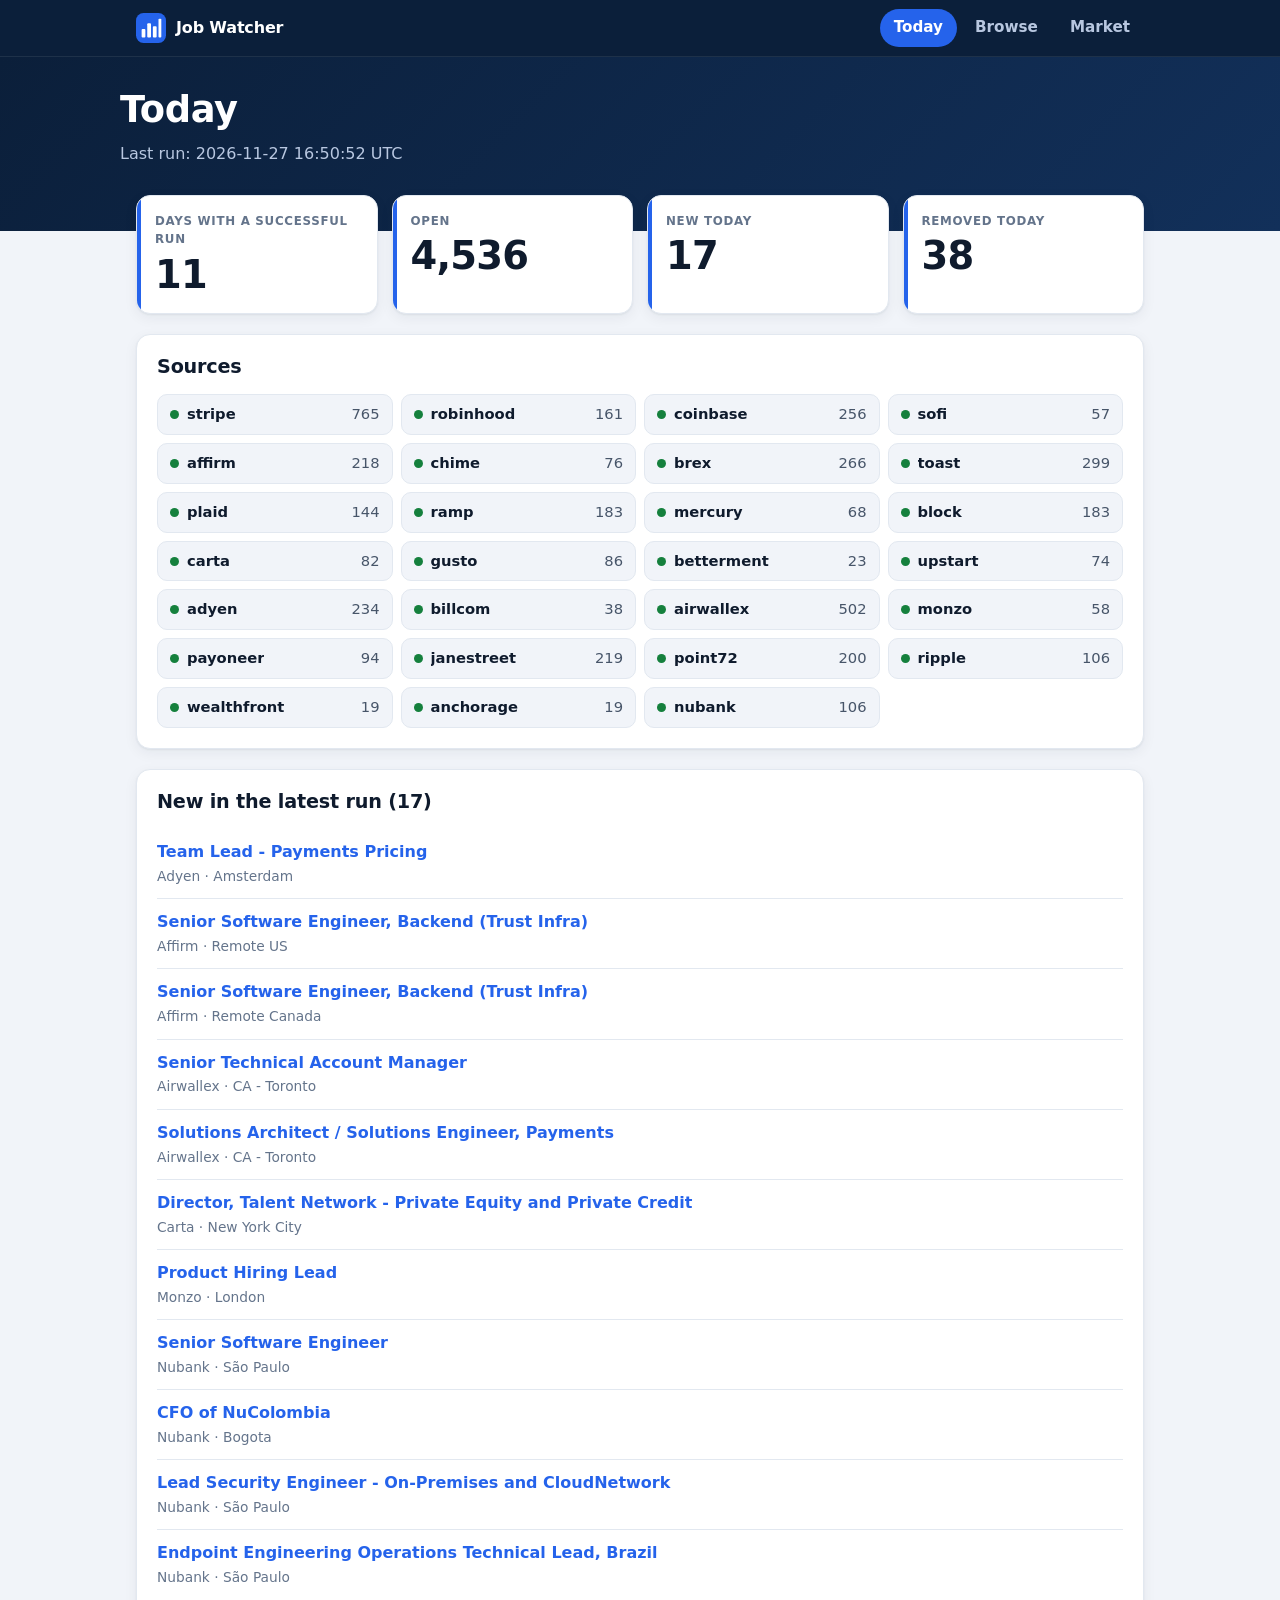
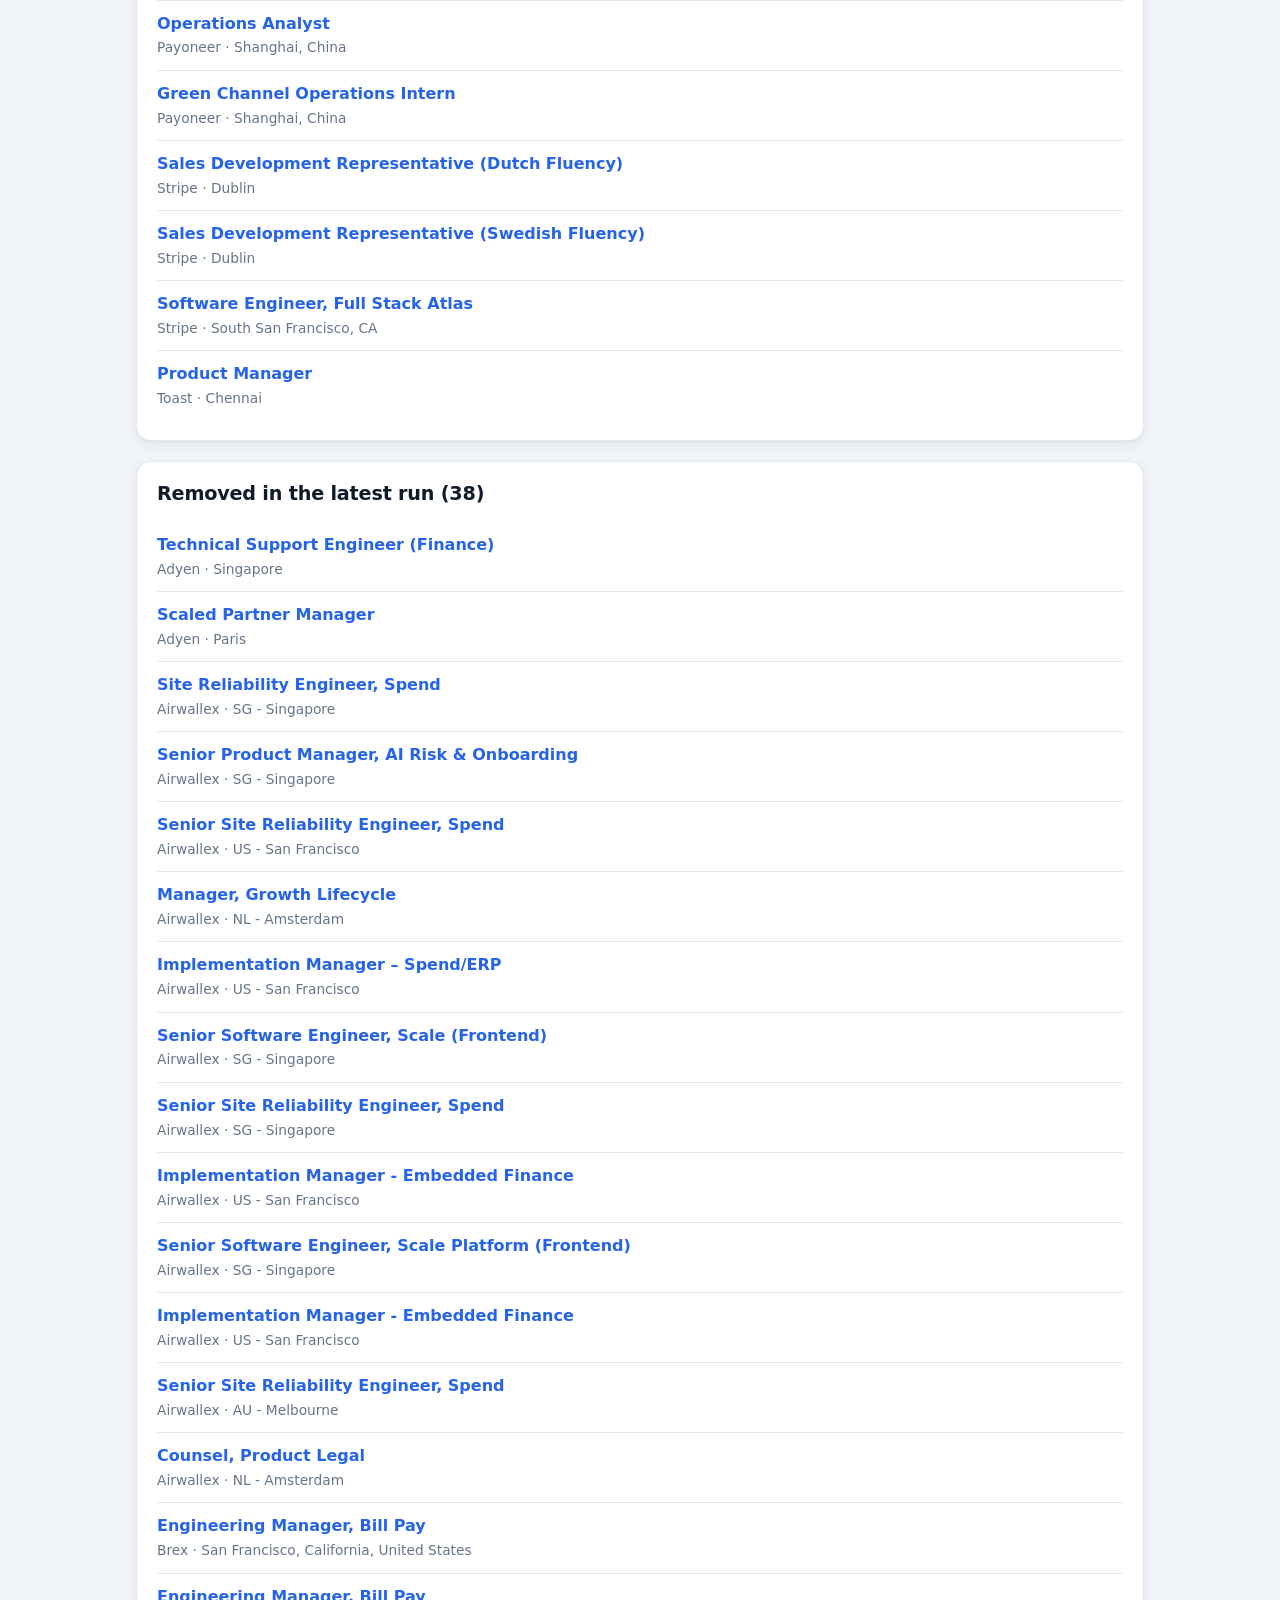
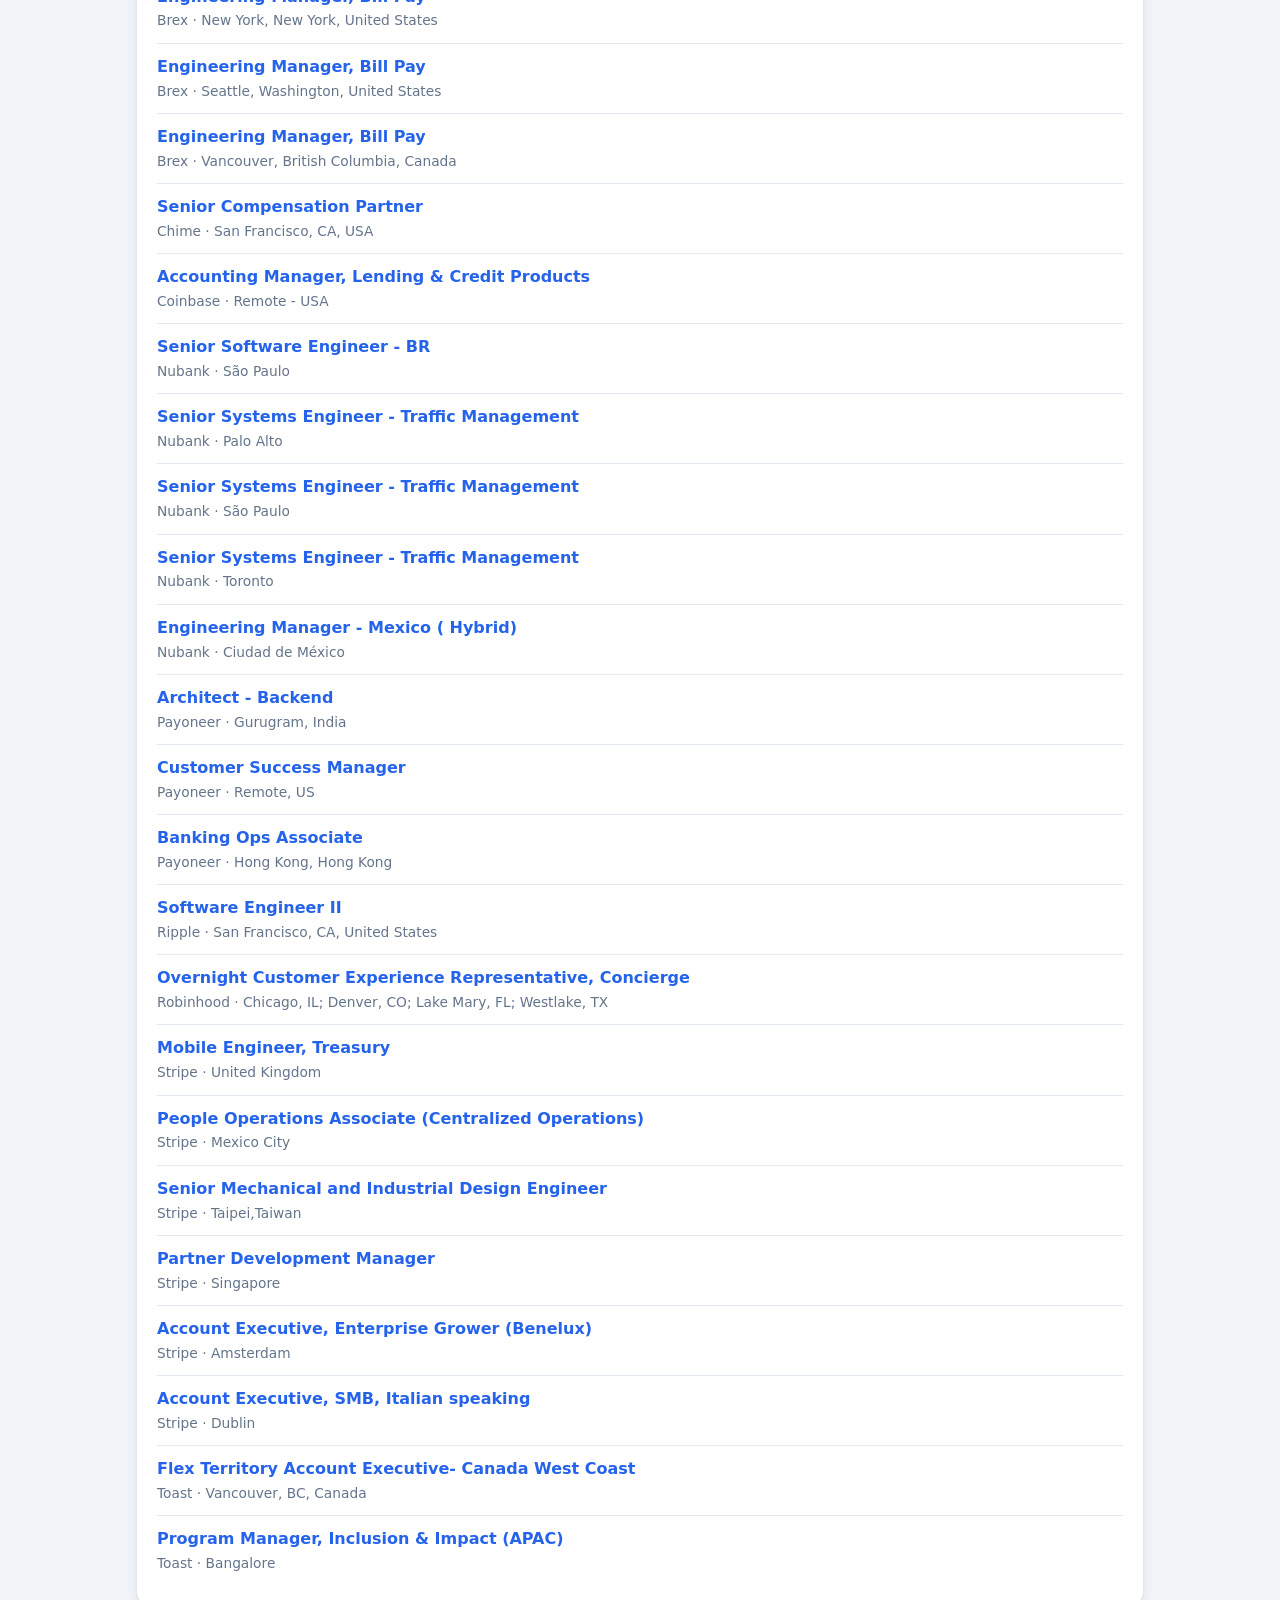
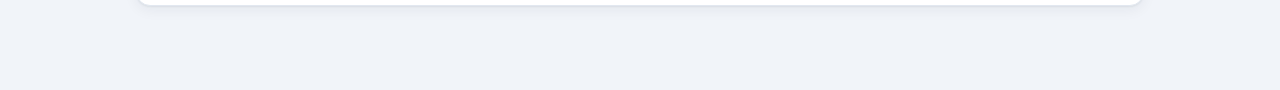
<file: index.html>
<!doctype html>
<html lang="en">
<head>
<meta charset="utf-8">
<meta name="viewport" content="width=device-width, initial-scale=1">
<title>Job Watcher - Today</title>
<meta name="theme-color" content="#0b1f3a">
<link rel="manifest" href="manifest.webmanifest">
<link rel="icon" href="icons/icon-192.png">
<link rel="apple-touch-icon" href="icons/apple-touch-icon.png">
<link rel="stylesheet" href="assets/site.css">
</head>
<body>
<section class="hero"><div>
  <h1>Today</h1>
  <p class="sub" id="lastrun">Loading...</p>
</div></section>
<main>
  <div id="banner"></div>
  <div class="cards" id="cards"></div>
  <section class="panel"><h2>Sources</h2><ul class="sources" id="sources"></ul></section>
  <section class="panel"><h2 id="newh">New in the latest run</h2><ul class="plist" id="newl"></ul></section>
  <section class="panel"><h2 id="remh">Removed in the latest run</h2><ul class="plist" id="reml"></ul></section>
</main>
<script src="assets/site.js"></script>
<script src="assets/today.js"></script>
</body>
</html>
</file>
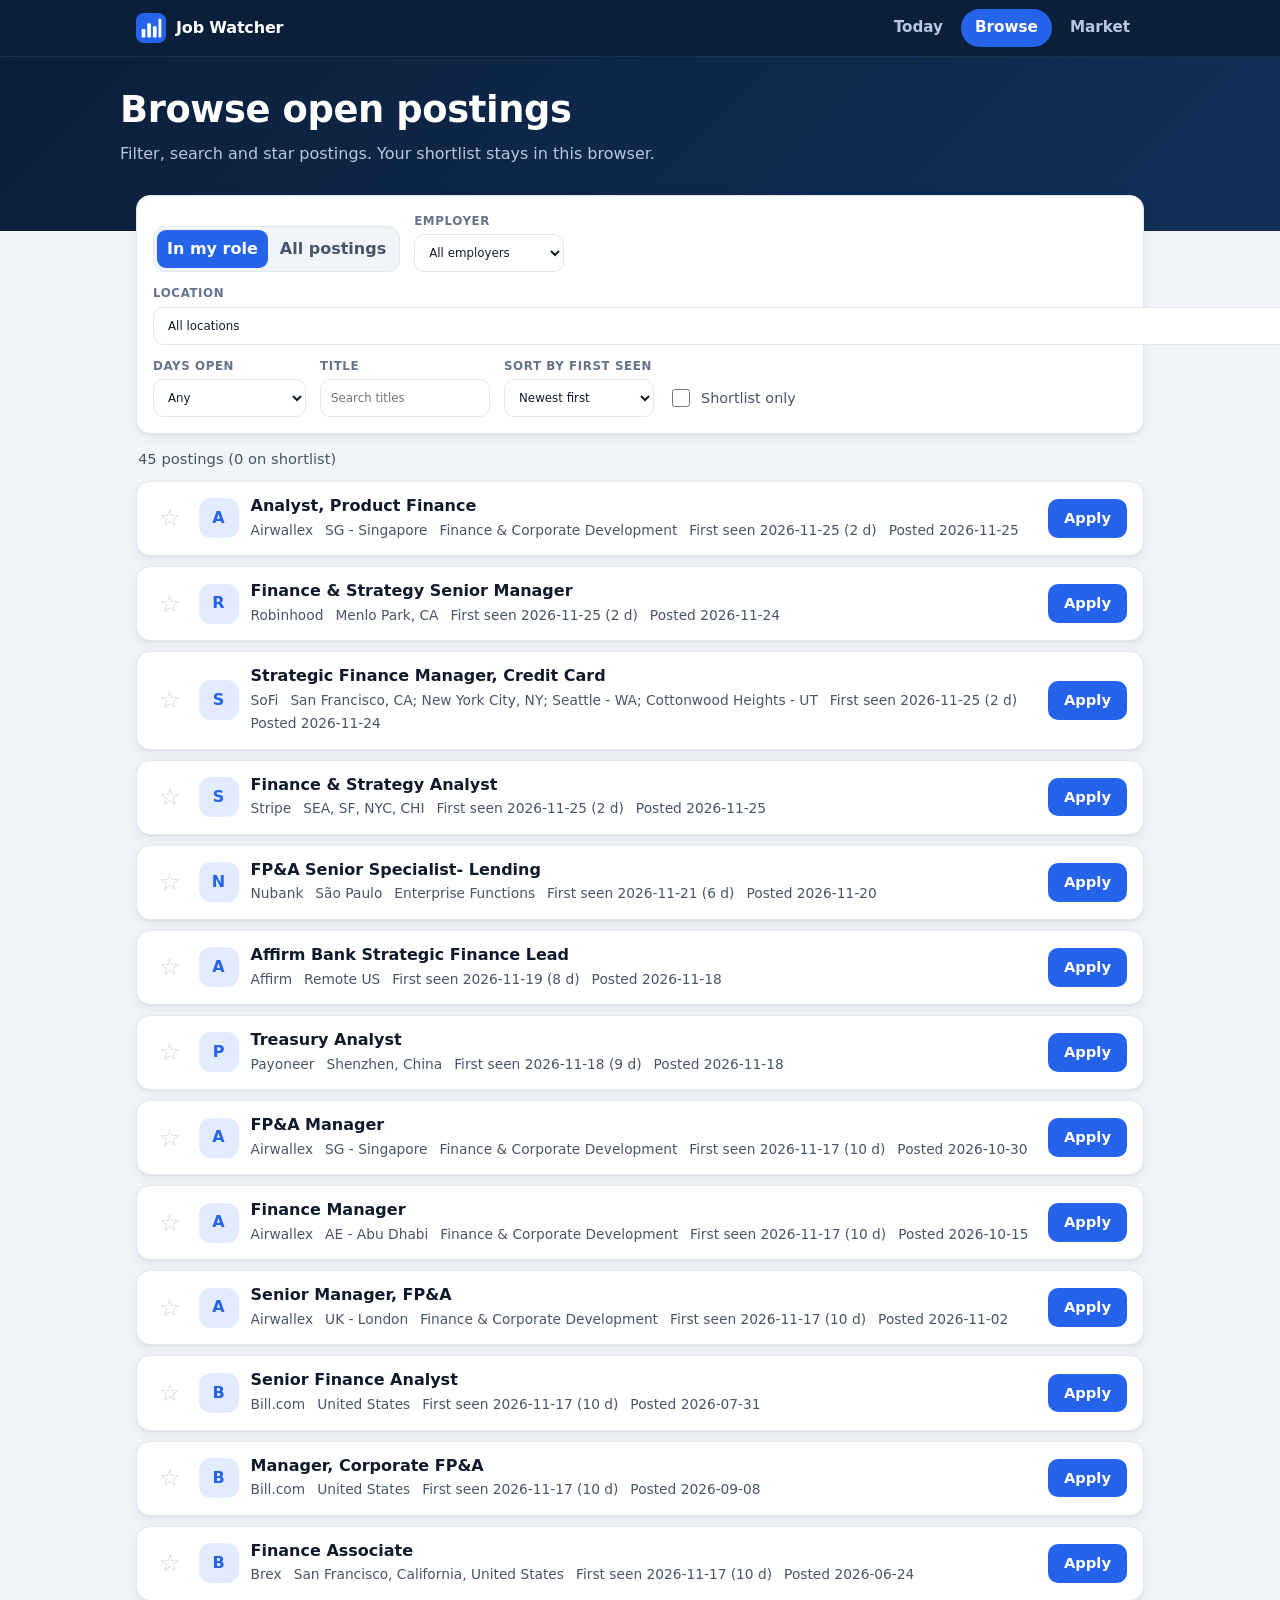
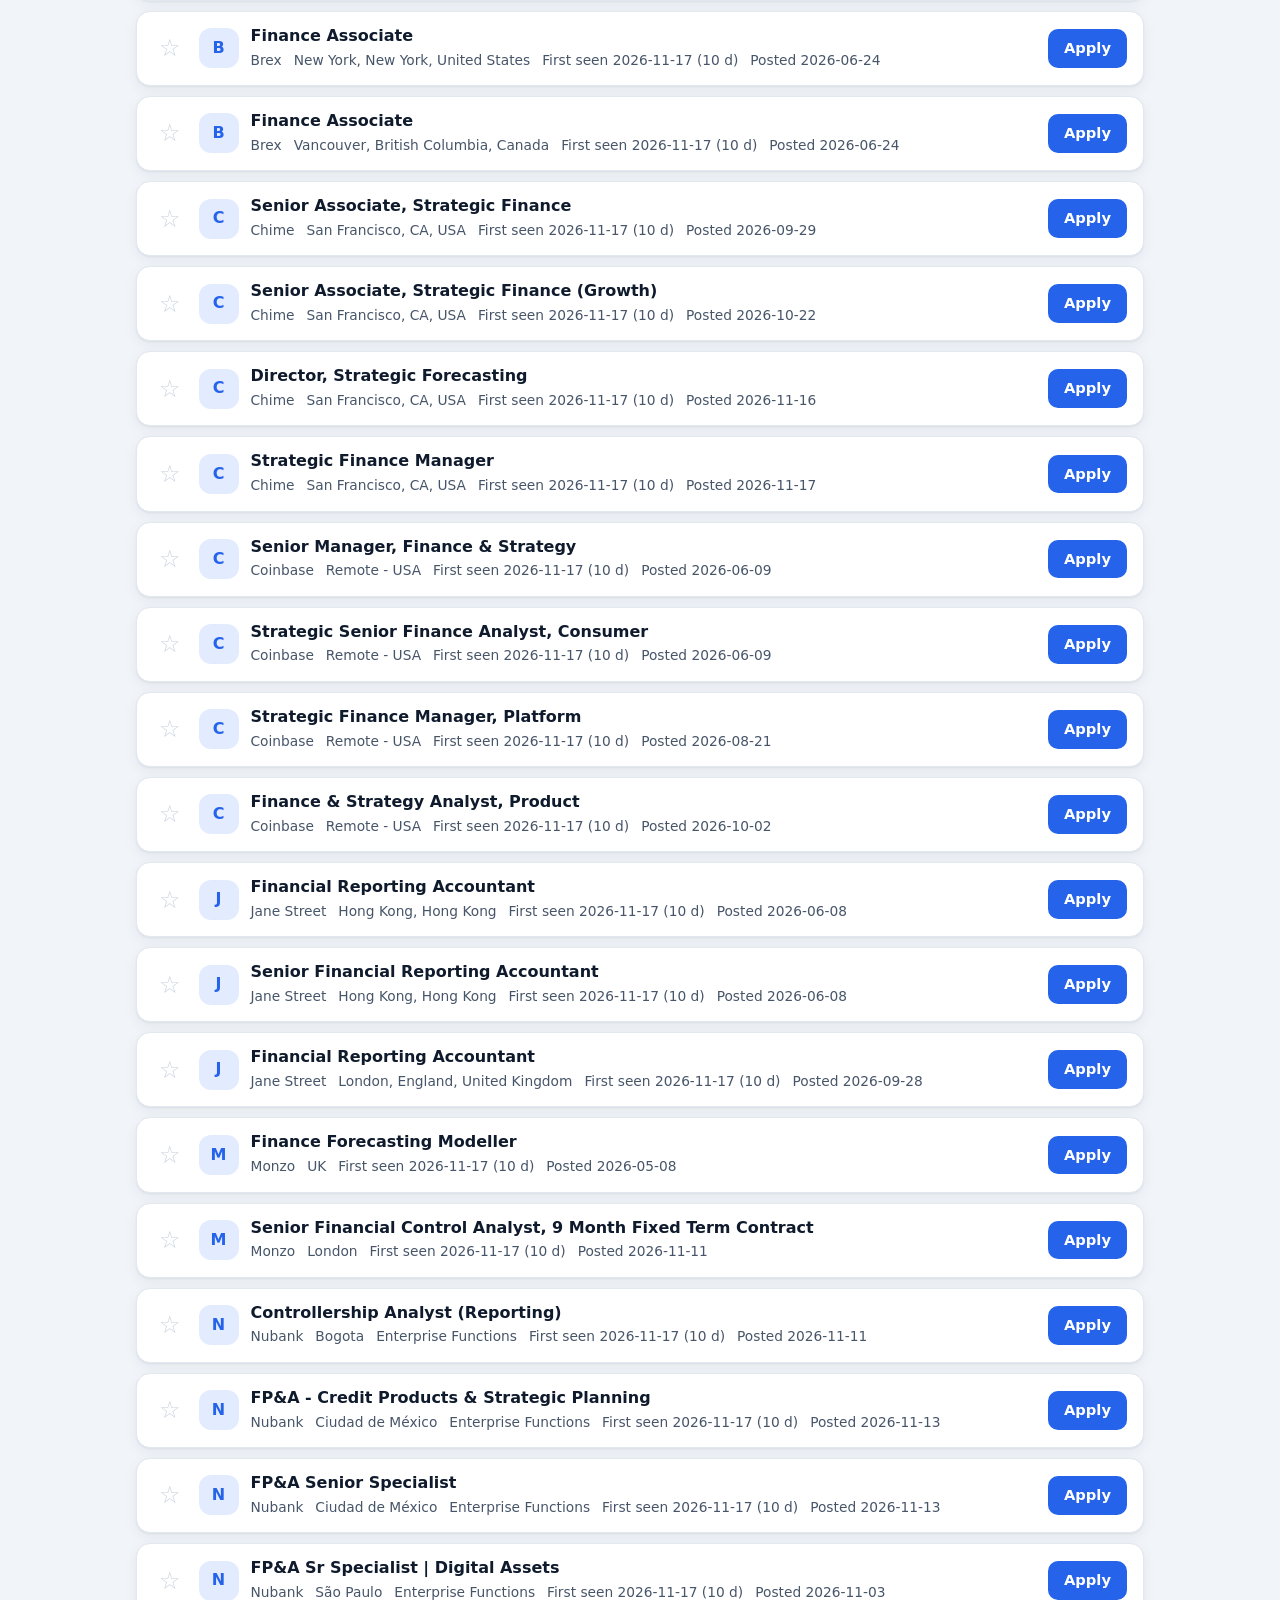
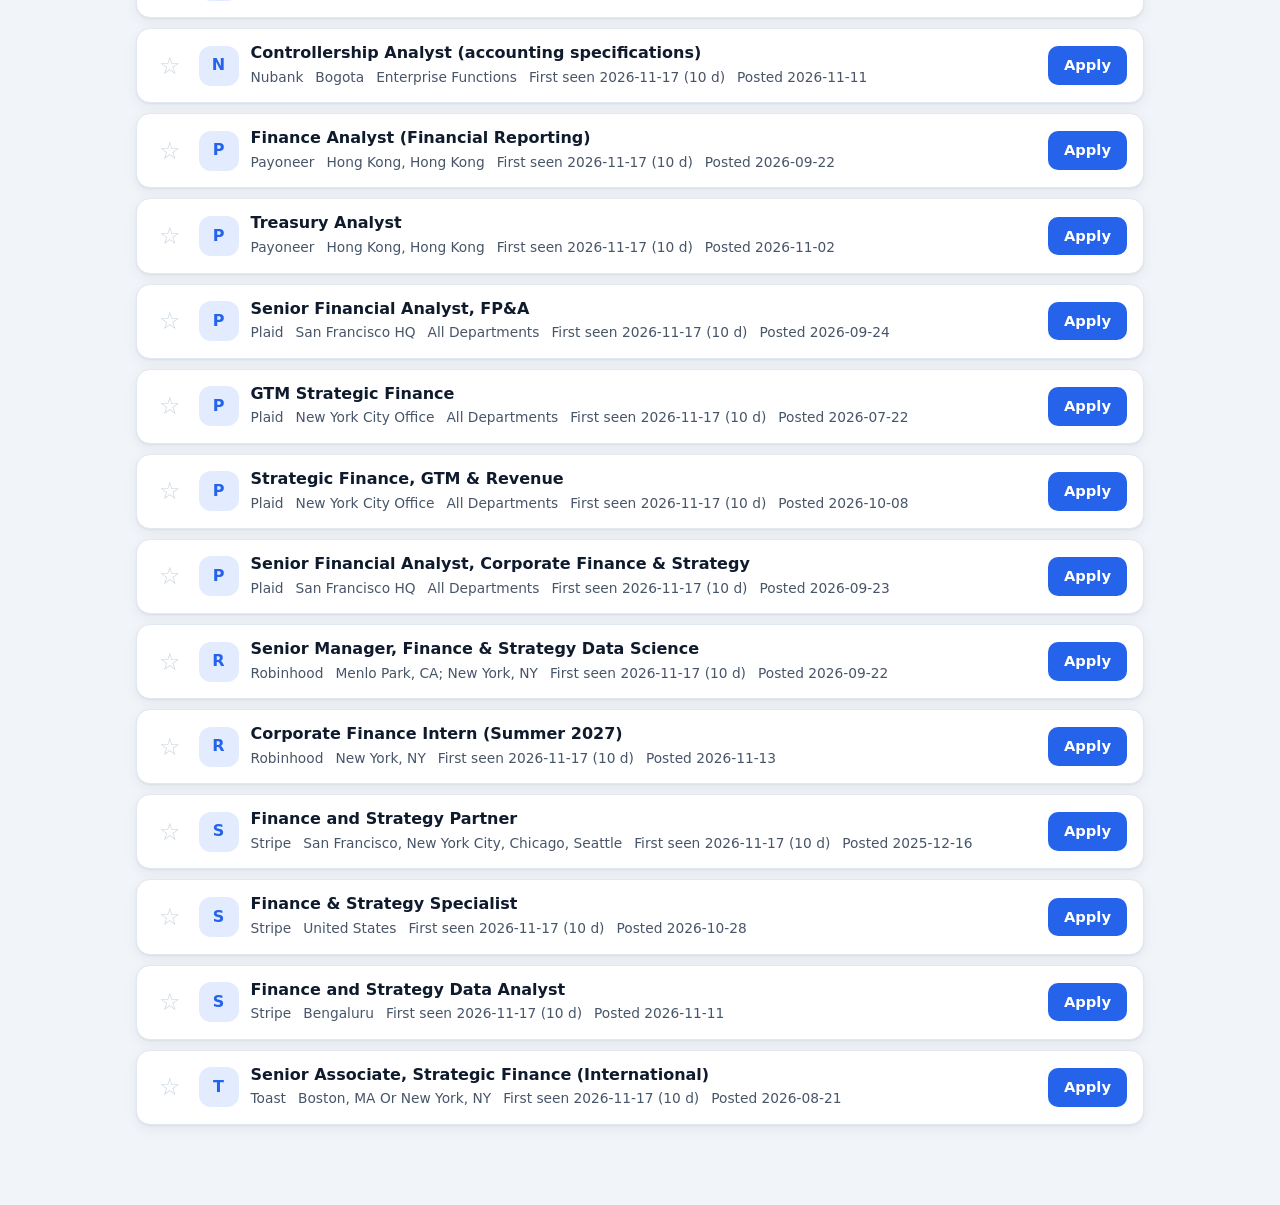
<file: browse.html>
<!doctype html>
<html lang="en">
<head>
<meta charset="utf-8">
<meta name="viewport" content="width=device-width, initial-scale=1">
<title>Job Watcher - Browse</title>
<meta name="theme-color" content="#0b1f3a">
<link rel="manifest" href="manifest.webmanifest">
<link rel="icon" href="icons/icon-192.png">
<link rel="apple-touch-icon" href="icons/apple-touch-icon.png">
<link rel="stylesheet" href="assets/site.css">
</head>
<body>
<section class="hero"><div>
  <h1>Browse open postings</h1>
  <p class="sub">Filter, search and star postings. Your shortlist stays in this browser.</p>
</div></section>
<main>
  <div id="banner"></div>
  <div class="controls">
    <div class="seg" role="group" aria-label="Which postings">
      <button id="m-role" class="on" aria-pressed="true">In my role</button>
      <button id="m-all" aria-pressed="false">All postings</button>
    </div>
    <label>Employer <select id="f-emp"><option value="">All employers</option></select></label>
    <label>Location <select id="f-loc"><option value="">All locations</option></select></label>
    <label>Days open
      <select id="f-days">
        <option value="">Any</option>
        <option value="0-0">Seen today</option>
        <option value="0-7">7 days or less</option>
        <option value="0-30">30 days or less</option>
        <option value="31-">More than 30 days</option>
      </select></label>
    <label>Title <input id="f-q" type="search" placeholder="Search titles"></label>
    <label>Sort by first seen
      <select id="f-sort"><option value="desc">Newest first</option><option value="asc">Oldest first</option></select></label>
    <label class="chk"><input id="f-star" type="checkbox"> Shortlist only</label>
  </div>
  <p class="count" id="count" aria-live="polite"></p>
  <div id="list"></div>
  <p><button id="more" hidden>Show more</button></p>
</main>
<script src="assets/site.js"></script>
<script src="assets/browse.js"></script>
</body>
</html>
</file>
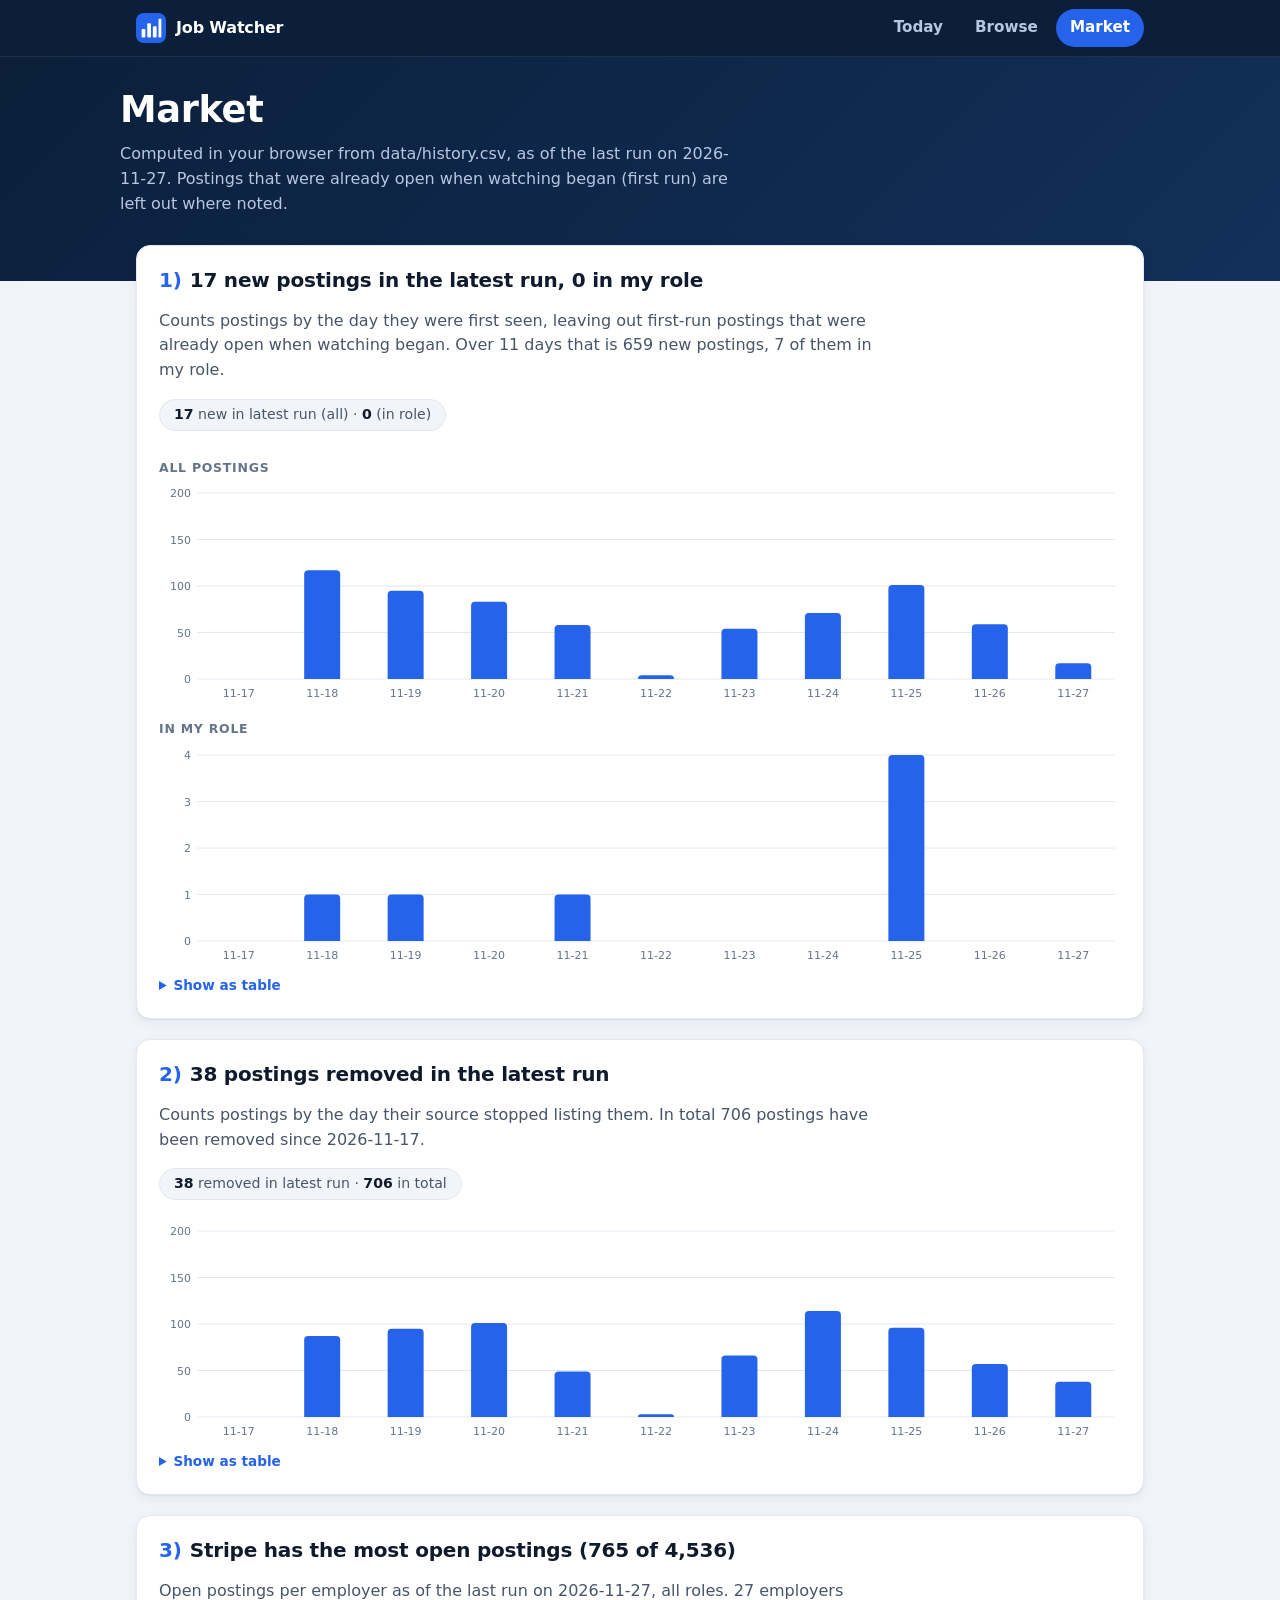
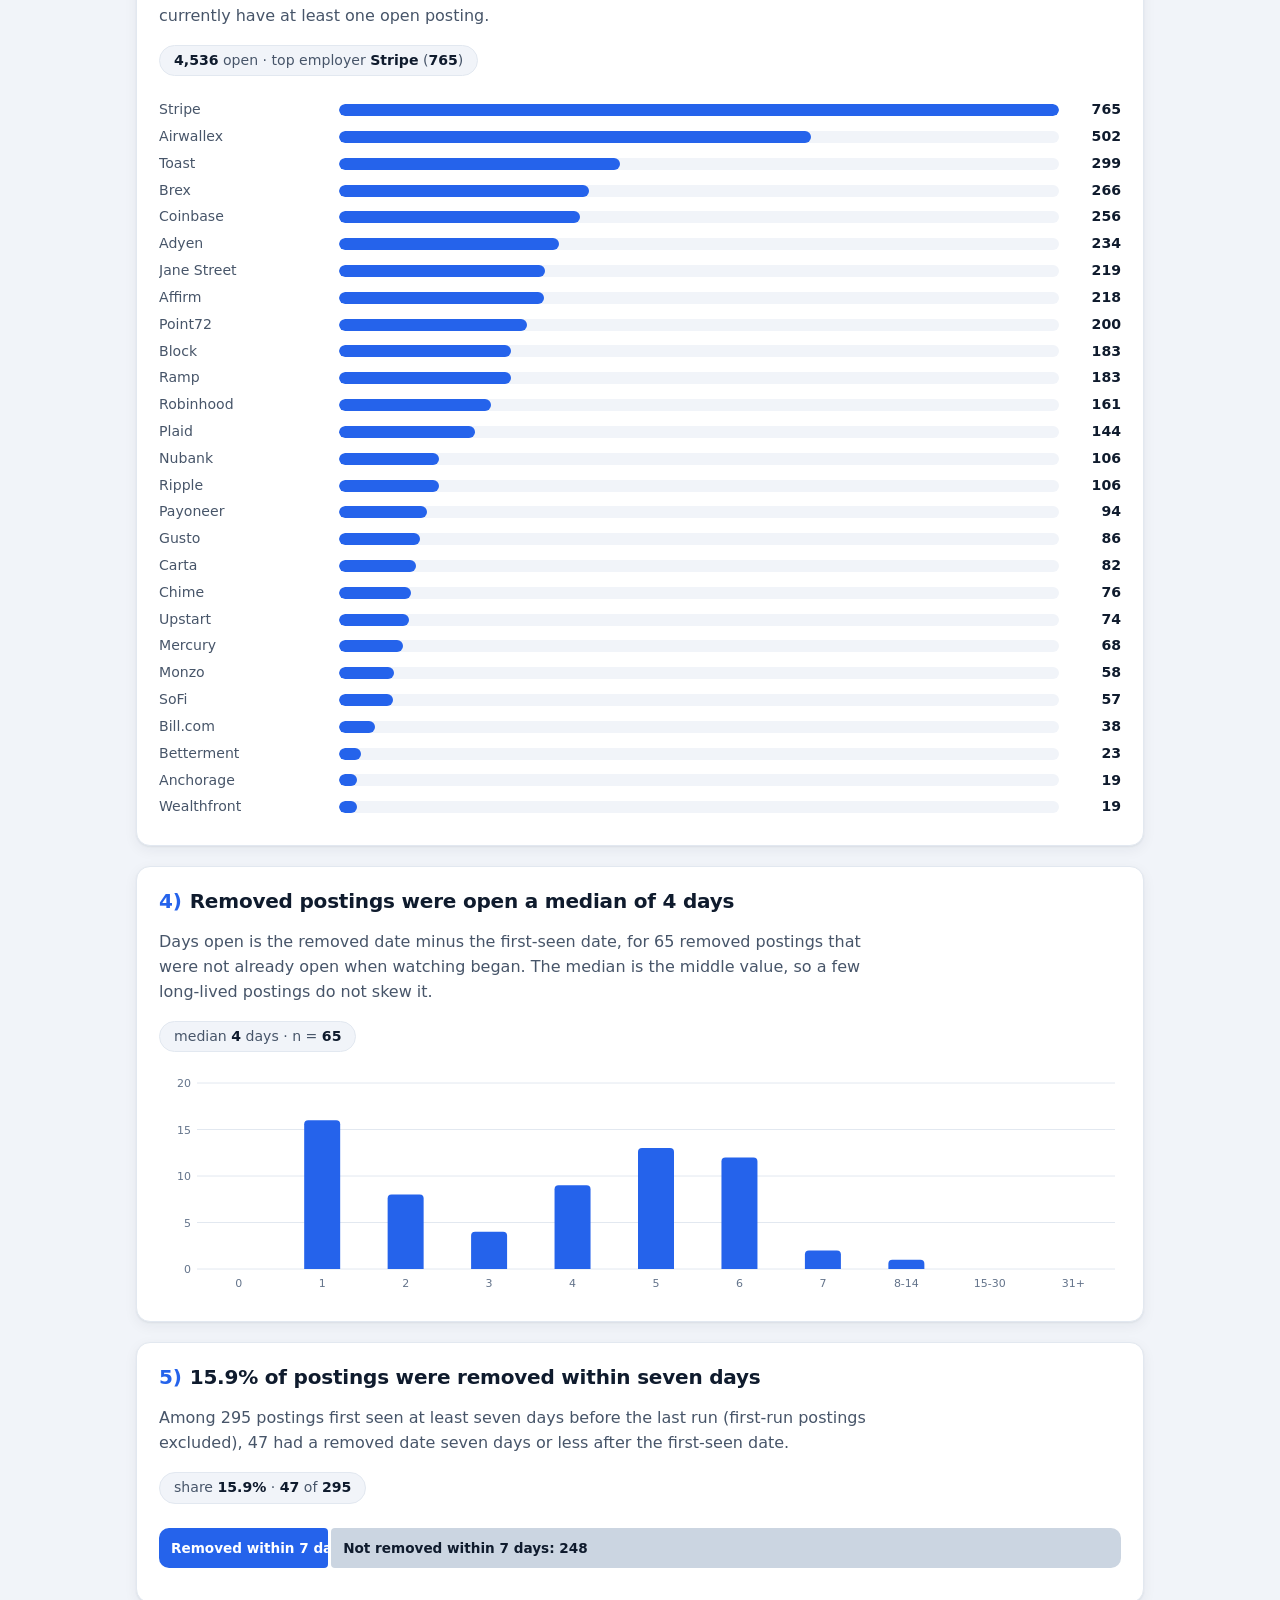
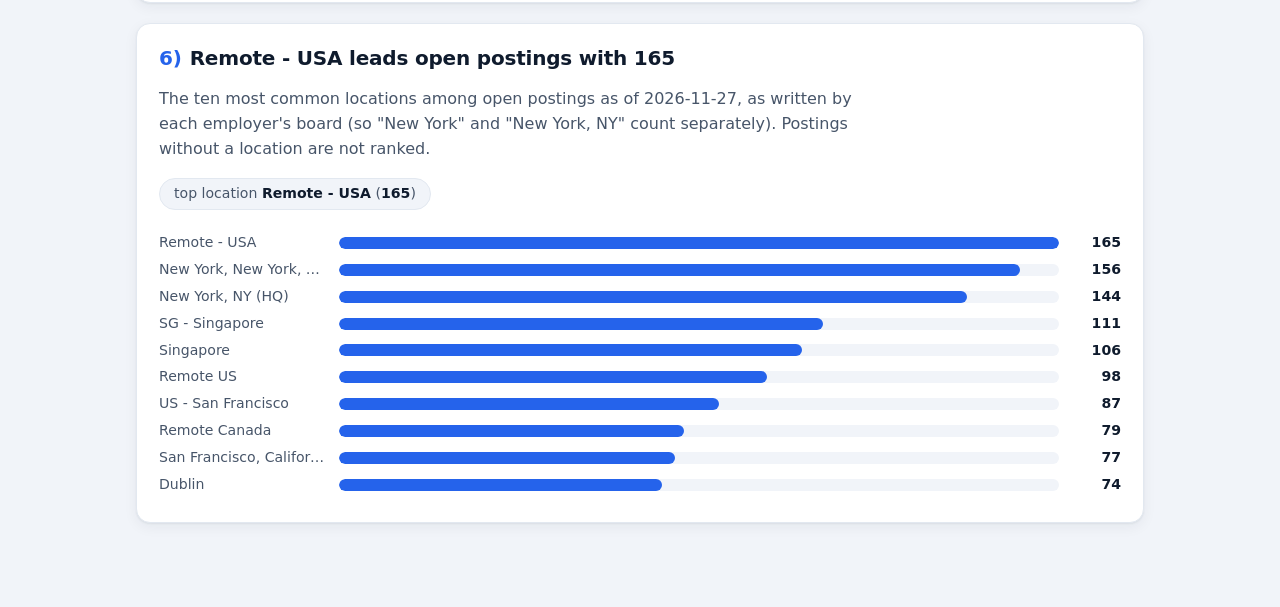
<file: market.html>
<!doctype html>
<html lang="en">
<head>
<meta charset="utf-8">
<meta name="viewport" content="width=device-width, initial-scale=1">
<title>Job Watcher - Market</title>
<meta name="theme-color" content="#0b1f3a">
<link rel="manifest" href="manifest.webmanifest">
<link rel="icon" href="icons/icon-192.png">
<link rel="apple-touch-icon" href="icons/apple-touch-icon.png">
<link rel="stylesheet" href="assets/site.css">
</head>
<body>
<section class="hero"><div>
  <h1>Market</h1>
  <p class="sub" id="intro">Loading...</p>
</div></section>
<main>
  <div id="banner"></div>
  <div id="sections"></div>
</main>
<script src="assets/site.js"></script>
<script src="assets/market.js"></script>
</body>
</html>
</file>
<file: assets/site.css>
/* Job Watcher - "Ledger Navy": navy header band, cool gray canvas, white cards, blue accent. */
:root{
  --bg:#f1f4f9; --surface:#ffffff; --ink:#0f1b2d; --ink2:#475569; --muted:#64748b;
  --line:#e2e8f0; --accent:#2563eb; --accent-ink:#ffffff; --accent-soft:#e3ecff;
  --bar2:#cbd5e1; --good:#15803d; --bad:#b91c1c; --star:#d97706;
  --navy:#0b1f3a; --navy2:#12305a; --on-navy:#ffffff; --on-navy2:#b8c7e0;
  --shadow:0 1px 2px rgba(15,27,45,.06),0 4px 14px rgba(15,27,45,.06);
  --radius:14px;
  --font:system-ui,-apple-system,"Segoe UI",Roboto,"Helvetica Neue",Arial,sans-serif;
  --font-head:var(--font);
}
@media (prefers-color-scheme:dark){
  :root{--bg:#0a1322;--surface:#131d30;--ink:#e6ecf5;--ink2:#a9b6c9;--muted:#8a99b0;
    --line:#25314a;--accent:#60a5fa;--accent-ink:#07142b;--accent-soft:#1b2d52;
    --bar2:#3a4a66;--good:#4ade80;--bad:#f87171;--star:#fbbf24;
    --navy:#08111f;--navy2:#0f2140;--shadow:0 1px 2px rgba(0,0,0,.4),0 4px 14px rgba(0,0,0,.35)}
}
*{box-sizing:border-box}
body{margin:0;background:var(--bg);color:var(--ink);font:16px/1.55 var(--font);-webkit-font-smoothing:antialiased}
a{color:var(--accent)}
h1,h2,h3{font-family:var(--font-head);line-height:1.25;margin:0 0 .4em;letter-spacing:-.01em}
h1{font-size:clamp(1.7rem,4.5vw,2.3rem);font-weight:750}
h2{font-size:1.2rem;font-weight:700}
h3{font-size:.78rem;font-weight:650;text-transform:uppercase;letter-spacing:.06em;color:var(--muted);margin:16px 0 0}
b{font-variant-numeric:tabular-nums}

/* header: brand + tabs, then a hero with the page title */
.site-header{position:sticky;top:0;z-index:10;background:var(--navy);border-bottom:1px solid rgba(255,255,255,.08)}
.nav{max-width:1040px;margin:0 auto;padding:0 16px;display:flex;align-items:center;gap:6px;min-height:56px}
.brand{display:flex;align-items:center;gap:10px;color:var(--on-navy);font-weight:700;letter-spacing:-.01em;margin-right:auto;text-decoration:none}
.brand svg{width:30px;height:30px;flex:none}
.nav .tabs{display:flex;gap:4px}
.nav .tabs a{color:var(--on-navy2);text-decoration:none;padding:7px 14px;border-radius:999px;font-weight:550;font-size:.95rem}
.nav .tabs a:hover{color:var(--on-navy);background:rgba(255,255,255,.08)}
.nav .tabs a[aria-current=page]{color:var(--on-navy);background:var(--accent);color:#fff}
.hero{background:linear-gradient(135deg,var(--navy) 0%,var(--navy2) 100%);color:var(--on-navy);padding:30px 16px 64px}
.hero>div{max-width:1040px;margin:0 auto}
.hero h1{color:var(--on-navy);margin-bottom:.25em}
.hero .sub{color:var(--on-navy2);margin:0;max-width:62ch}
main{max-width:1040px;margin:-36px auto 0;padding:0 16px 64px;position:relative}

.banner{background:var(--accent-soft);border:1px solid var(--line);border-radius:10px;padding:9px 14px;margin:0 0 16px;box-shadow:var(--shadow)}
.banner:empty{display:none}
.banner.err{border-color:var(--bad);color:var(--bad);background:var(--surface)}
.muted{color:var(--muted)}

/* surfaces */
.panel,.card,.controls,.post{background:var(--surface);border:1px solid var(--line);border-radius:var(--radius);box-shadow:var(--shadow)}
.panel{padding:20px;margin:0 0 20px}
.panel h2{margin-bottom:.8em}
.panel h2 .badge{font-size:.8rem;font-weight:650;background:var(--accent-soft);color:var(--accent);border-radius:999px;padding:2px 10px;margin-left:6px;vertical-align:2px}

/* Today: summary cards */
.cards{display:grid;grid-template-columns:repeat(4,1fr);gap:14px;margin:0 0 20px}
.card{padding:16px 18px;position:relative;overflow:hidden}
.card::before{content:"";position:absolute;left:0;top:0;bottom:0;width:4px;background:var(--accent)}
.card.warn::before{background:var(--star)}
.card .l{color:var(--muted);font-size:.74rem;font-weight:650;text-transform:uppercase;letter-spacing:.06em}
.card .n{font-size:clamp(1.8rem,5vw,2.4rem);font-weight:760;letter-spacing:-.02em;line-height:1.15;font-variant-numeric:tabular-nums;margin-top:4px}
@media (max-width:760px){.cards{grid-template-columns:repeat(2,1fr);gap:10px}.card{padding:13px 14px}}

.sources{display:grid;grid-template-columns:repeat(auto-fill,minmax(200px,1fr));gap:8px;list-style:none;margin:0;padding:0}
.sources li{display:flex;align-items:center;gap:8px;background:var(--bg);border:1px solid var(--line);border-radius:10px;padding:8px 12px;font-size:.92rem}
.sources .dot{width:9px;height:9px;border-radius:50%;background:var(--good);flex:none}
.sources .bad .dot{background:var(--bad)}
.sources .nm{font-weight:600;overflow:hidden;text-overflow:ellipsis;white-space:nowrap}
.sources .ct{margin-left:auto;color:var(--ink2);font-variant-numeric:tabular-nums}
.ok{color:var(--ink2)} .fail{color:var(--bad);font-weight:700}

ul.plist{list-style:none;margin:0;padding:0}
ul.plist li{padding:11px 0;border-bottom:1px solid var(--line)}
ul.plist li:last-child{border-bottom:0}
ul.plist a{font-weight:600;text-decoration:none}
ul.plist a:hover{text-decoration:underline}
ul.plist .meta{color:var(--muted);font-size:.86rem;margin-top:1px}
.tag{display:inline-block;background:var(--accent-soft);color:var(--accent);border-radius:999px;padding:0 8px;font-size:.74rem;font-weight:650}

/* Browse */
.controls{display:flex;flex-wrap:wrap;gap:12px 14px;align-items:end;padding:16px;margin:0 0 14px}
.controls label{display:flex;flex-direction:column;font-size:.74rem;font-weight:650;text-transform:uppercase;letter-spacing:.05em;color:var(--muted);gap:4px}
.controls label.chk{flex-direction:row;align-items:center;gap:8px;text-transform:none;letter-spacing:0;font-size:.9rem;font-weight:500;color:var(--ink2);min-height:38px}
input,select,button{font:inherit;color:var(--ink);background:var(--surface);border:1px solid var(--line);border-radius:10px;padding:7px 10px;min-height:38px}
input[type=checkbox]{min-height:0;width:18px;height:18px;accent-color:var(--accent)}
select,input[type=search]{min-width:150px;text-transform:none;letter-spacing:0;font-weight:500}
button{cursor:pointer;font-weight:550}
button:hover{border-color:var(--accent)}
button.on{background:var(--accent);color:var(--accent-ink);border-color:var(--accent)}
.seg{display:inline-flex;background:var(--bg);border:1px solid var(--line);border-radius:12px;padding:3px;gap:2px}
.seg button{border:0;background:transparent;border-radius:9px;color:var(--ink2)}
.seg button.on{background:var(--accent);color:var(--accent-ink)}
.count{color:var(--ink2);margin:6px 2px 10px;font-size:.92rem}
.post{display:grid;grid-template-columns:auto auto 1fr auto;gap:12px;align-items:center;padding:14px 16px;margin:0 0 10px}
.post:hover{border-color:var(--accent)}
.post .av{width:40px;height:40px;border-radius:12px;background:var(--accent-soft);color:var(--accent);display:grid;place-items:center;font-weight:750}
.post .t{font-weight:650;line-height:1.3}
.post .meta{color:var(--ink2);font-size:.86rem;margin-top:3px;display:flex;flex-wrap:wrap;gap:2px 12px}
.star{border:0;background:none;font-size:1.5rem;line-height:1;padding:4px 6px;color:var(--bar2);min-height:0}
.star:hover{color:var(--star)}
.star[aria-pressed=true]{color:var(--star)}
.apply{white-space:nowrap;text-decoration:none;background:var(--accent);color:var(--accent-ink);border-radius:10px;padding:8px 16px;font-weight:650;font-size:.92rem}
.apply:hover{filter:brightness(1.1)}
@media (max-width:640px){
  .controls{padding:12px}.controls label,.controls select,.controls input[type=search]{width:100%}
  .controls .seg{width:100%}.seg button{flex:1}
  .post{grid-template-columns:auto 1fr;padding:12px}
  .post .av{display:none}
  .post .apply{grid-column:2;justify-self:start}
}

/* Market */
.sec.panel{padding:22px}
.sec h2{display:flex;gap:8px;align-items:baseline;font-size:1.25rem}
.sec h2 .no{flex:none;color:var(--accent);font-weight:750}
.sec p{color:var(--ink2);margin:.2rem 0 .8rem;max-width:70ch}
.sec .stat{display:inline-block;background:var(--bg);border:1px solid var(--line);border-radius:999px;padding:4px 14px;font-size:.88rem;color:var(--ink2)}
.sec .stat b{color:var(--ink)}
.chart{margin:10px 0 4px;position:relative}
.chart svg{display:block;max-width:100%}
.chart text{fill:var(--muted);font:11px var(--font)}
.chart .grid{stroke:var(--line);stroke-width:1}
.bar{fill:var(--accent)} .bar:hover{opacity:.8}
.hrow{display:grid;grid-template-columns:minmax(90px,170px) 1fr 52px;gap:10px;align-items:center;margin:5px 0;font-size:.88rem}
.hrow .lab{overflow:hidden;text-overflow:ellipsis;white-space:nowrap;color:var(--ink2)}
.hrow .track{height:12px;background:var(--bg);border-radius:6px;overflow:hidden}
.hrow .fill{height:100%;background:var(--accent);border-radius:6px;min-width:3px}
.hrow .val{text-align:right;font-variant-numeric:tabular-nums;font-weight:600}
.stack{display:flex;height:40px;gap:3px;margin:12px 0}
.stack div{display:flex;align-items:center;padding:0 12px;font-size:.85rem;font-weight:600;white-space:nowrap;overflow:hidden}
.stack .a{background:var(--accent);color:var(--accent-ink);border-radius:10px 4px 4px 10px}
.stack .b{background:var(--bar2);color:var(--ink);border-radius:4px 10px 10px 4px}
details{margin:8px 0 0;font-size:.85rem;color:var(--ink2)}
details summary{cursor:pointer;color:var(--accent);font-weight:550}
details table{border-collapse:collapse;margin-top:8px;width:100%;max-width:420px}
details th{font-size:.72rem;text-transform:uppercase;letter-spacing:.05em;color:var(--muted)}
details td,details th{border-bottom:1px solid var(--line);padding:5px 12px 5px 0;text-align:left;font-variant-numeric:tabular-nums}
#tip{position:fixed;pointer-events:none;background:var(--navy);color:#fff;padding:5px 10px;border-radius:8px;
  font-size:.8rem;display:none;z-index:20;max-width:240px;box-shadow:var(--shadow)}
:focus-visible{outline:2px solid var(--accent);outline-offset:2px}
@media (max-width:480px){.brand .bt{display:none}.nav .tabs a{padding:7px 11px}.panel,.sec.panel{padding:16px}}
</file>
